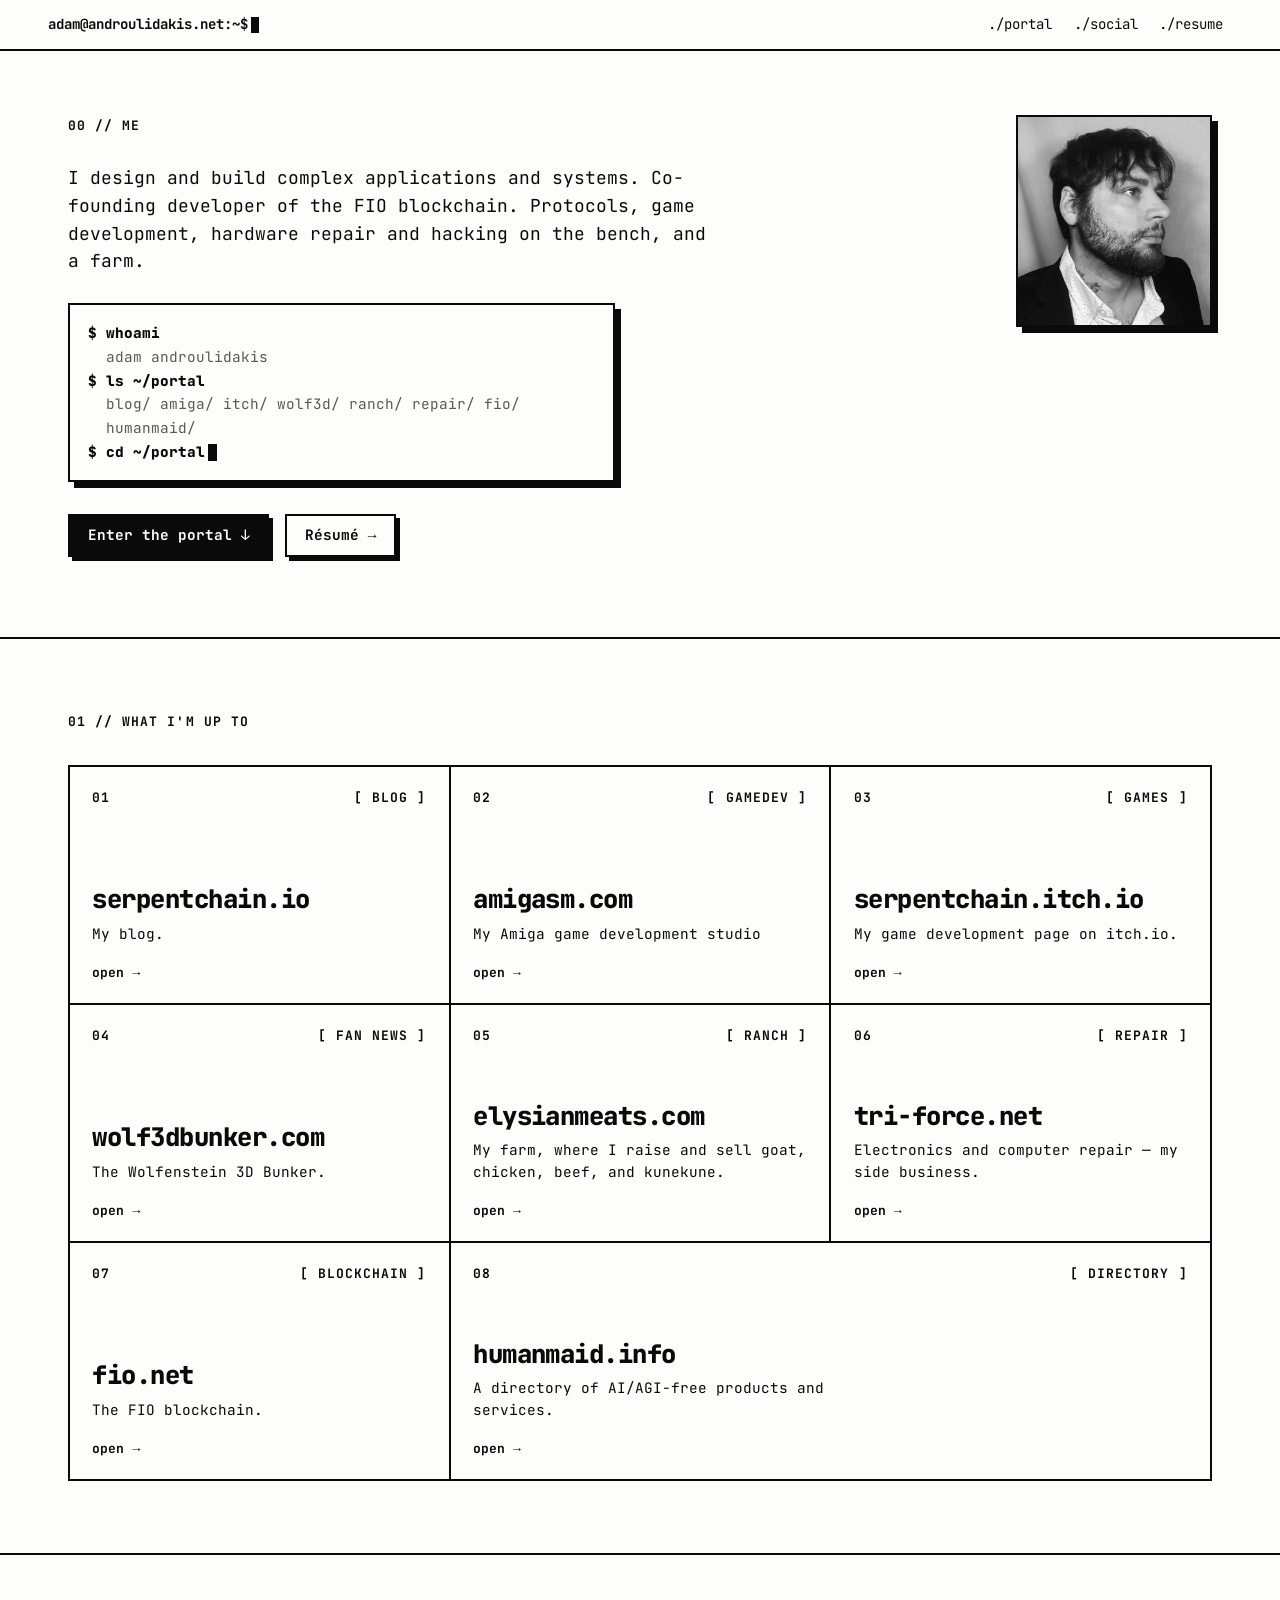
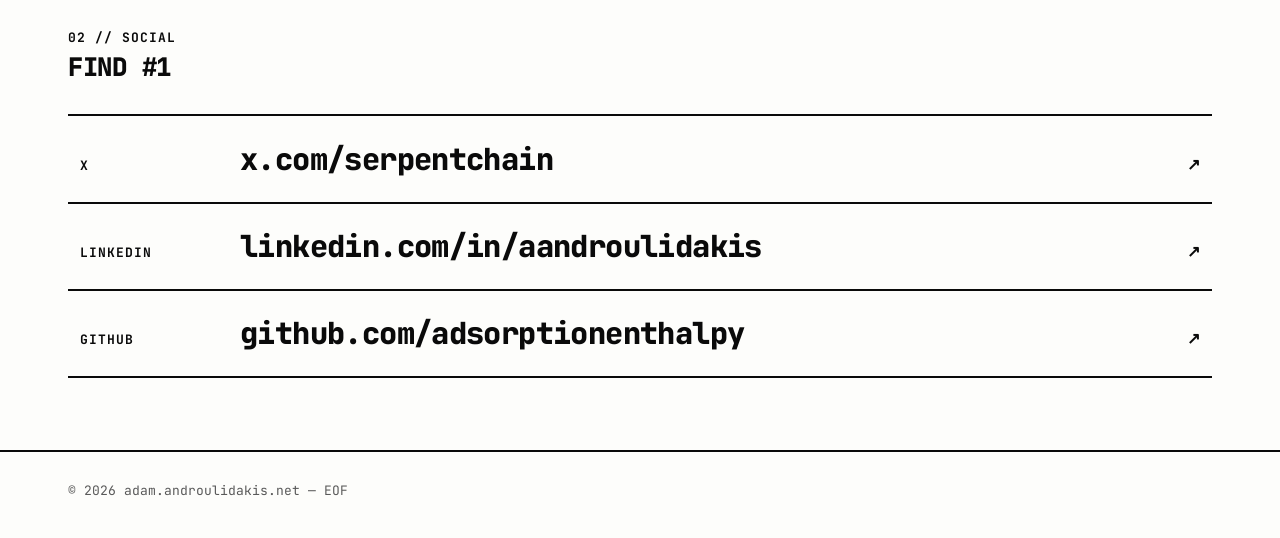
<file: index.html>
<!doctype html>
<html lang="en">

<head>
  <meta charset="utf-8">
  <meta name="viewport" content="width=device-width, initial-scale=1">
  <title>Adam Androulidakis</title>
  <meta name="description"
    content="Adam Androulidakis — programmer in Colorado. Blockchain protocols, game development, research, electronics repair, farming.">
  <link rel="canonical" href="https://adam.androulidakis.net/">
  <meta property="og:title" content="Adam Androulidakis">
  <meta property="og:description"
    content="Programmer. Blockchain protocols, game development, electronics repair, farming.">
  <meta property="og:type" content="website">
  <meta property="og:url" content="https://adam.androulidakis.net/">
  <link rel="icon" href="assets/favicon.svg" type="image/svg+xml">
  <link rel="preload" href="assets/fonts/jetbrains-mono-latin-wght.woff2" as="font" type="font/woff2" crossorigin>
  <link rel="stylesheet" href="assets/css/style.css">
</head>

<body>
  <a class="skip" href="#main">Skip to content</a>

  <header class="bar">
    <a class="bar__id" href="./" aria-label="Adam Androulidakis — home">adam@androulidakis.net:~$<span class="cursor"
        aria-hidden="true"></span></a>
    <nav aria-label="Primary">
      <a href="#portal">./portal</a>
      <a href="#social">./social</a>
      <a href="resume.html">./resume</a>
    </nav>
  </header>

  <main id="main">
    <section class="hero">
      <div class="wrap hero__grid">
        <div class="hero__head">
          <p data-scramble class="kicker">00 // Me</p>
        </div>

        <figure class="photo portrait">
          <div class="photo__frame">
            <img src="pics/adam4-bw.jpg" width="192" height="208" alt="Portrait of Adam Androulidakis in profile">
          </div>
        </figure>

        <div class="hero__copy">
          <p class="lede">I design and build complex applications and systems. Co-founding developer of the FIO
            blockchain. Protocols, game development, hardware repair and hacking on the bench, and a farm.</p>

          <div class="term">
            <p class="cmd">whoami</p>
            <p class="out">adam androulidakis</p>
            <p class="cmd">ls ~/portal</p>
            <p class="out">blog/ amiga/ itch/ wolf3d/ ranch/ repair/ fio/ humanmaid/</p>
            <p class="cmd">cd ~/portal<span class="cursor" aria-hidden="true"></span></p>
          </div>

          <div class="actions">
            <a class="btn btn--solid" href="#portal">Enter the portal ↓</a>
            <a class="btn" href="resume.html">Résumé →</a>
          </div>
        </div>
      </div>
    </section>

    <section class="section" id="portal">
      <div class="wrap">
        <header class="section__head">
          <p data-scramble class="kicker">01 // What I'm up to</p>
        </header>

        <ul class="portal">
          <li>
            <a class="gate" href="https://serpentchain.io" target="_blank" rel="noopener">
              <span class="gate__top"><span>01</span><span>[ blog ]</span></span>
              <span class="gate__host">serpentchain.io</span>
              <span class="gate__desc">My blog.</span>
              <span class="gate__go">open</span>
            </a>
          </li>
          <li>
            <a class="gate" href="https://amigasm.com" target="_blank" rel="noopener">
              <span class="gate__top"><span>02</span><span>[ gamedev ]</span></span>
              <span class="gate__host">amigasm.com</span>
              <span class="gate__desc">My Amiga game development studio</span>
              <span class="gate__go">open</span>
            </a>
          </li>
          <li>
            <a class="gate" href="https://serpentchain.itch.io" target="_blank" rel="noopener">
              <span class="gate__top"><span>03</span><span>[ games ]</span></span>
              <span class="gate__host">serpentchain.itch.io</span>
              <span class="gate__desc">My game development page on itch.io.</span>
              <span class="gate__go">open</span>
            </a>
          </li>
          <li>
            <a class="gate" href="https://wolf3dbunker.com" target="_blank" rel="noopener">
              <span class="gate__top"><span>04</span><span>[ fan news ]</span></span>
              <span class="gate__host">wolf3dbunker.com</span>
              <span class="gate__desc">The Wolfenstein 3D Bunker.</span>
              <span class="gate__go">open</span>
            </a>
          </li>
          <li>
            <a class="gate" href="https://elysianmeats.com" target="_blank" rel="noopener">
              <span class="gate__top"><span>05</span><span>[ ranch ]</span></span>
              <span class="gate__host">elysianmeats.com</span>
              <span class="gate__desc">My farm, where I raise and sell goat, chicken, beef, and kunekune.</span>
              <span class="gate__go">open</span>
            </a>
          </li>
          <li>
            <a class="gate" href="https://tri-force.net" target="_blank" rel="noopener">
              <span class="gate__top"><span>06</span><span>[ repair ]</span></span>
              <span class="gate__host">tri-force.net</span>
              <span class="gate__desc">Electronics and computer repair — my side business.</span>
              <span class="gate__go">open</span>
            </a>
          </li>
          <li>
            <a class="gate" href="https://fio.net" target="_blank" rel="noopener">
              <span class="gate__top"><span>07</span><span>[ blockchain ]</span></span>
              <span class="gate__host">fio.net</span>
              <span class="gate__desc">The FIO blockchain.</span>
              <span class="gate__go">open</span>
            </a>
          </li>
          <li>
            <a class="gate" href="https://humanmaid.info" target="_blank" rel="noopener">
              <span class="gate__top"><span>08</span><span>[ directory ]</span></span>
              <span class="gate__host">humanmaid.info</span>
              <span class="gate__desc">A directory of AI/AGI-free products and services.</span>
              <span class="gate__go">open</span>
            </a>
          </li>
        </ul>
      </div>
    </section>

    <section class="section" id="social">
      <div class="wrap">
        <header class="section__head">
          <p class="kicker">02 // social</p>
          <h2 data-scramble>Find me</h2>
        </header>

        <ul class="social">
          <li>
            <a href="https://x.com/serpentchain" target="_blank" rel="noopener me">
              <span class="social__net">X</span>
              <span class="social__url">x.com/serpentchain</span>
              <span class="social__go" aria-hidden="true">↗</span>
            </a>
          </li>
          <li>
            <a href="https://linkedin.com/in/aandroulidakis" target="_blank" rel="noopener me">
              <span class="social__net">LinkedIn</span>
              <span class="social__url">linkedin.com/in/aandroulidakis</span>
              <span class="social__go" aria-hidden="true">↗</span>
            </a>
          </li>
          <li>
            <a href="https://github.com/adsorptionenthalpy" target="_blank" rel="noopener me">
              <span class="social__net">GitHub</span>
              <span class="social__url">github.com/adsorptionenthalpy</span>
              <span class="social__go" aria-hidden="true">↗</span>
            </a>
          </li>
        </ul>
      </div>
    </section>
  </main>

  <footer class="foot">
    <div class="wrap">
      <p class="mute">© 2026 adam.androulidakis.net — EOF</p>
    </div>
  </footer>

  <script src="assets/js/main.js" defer></script>
</body>

</html>
</file>
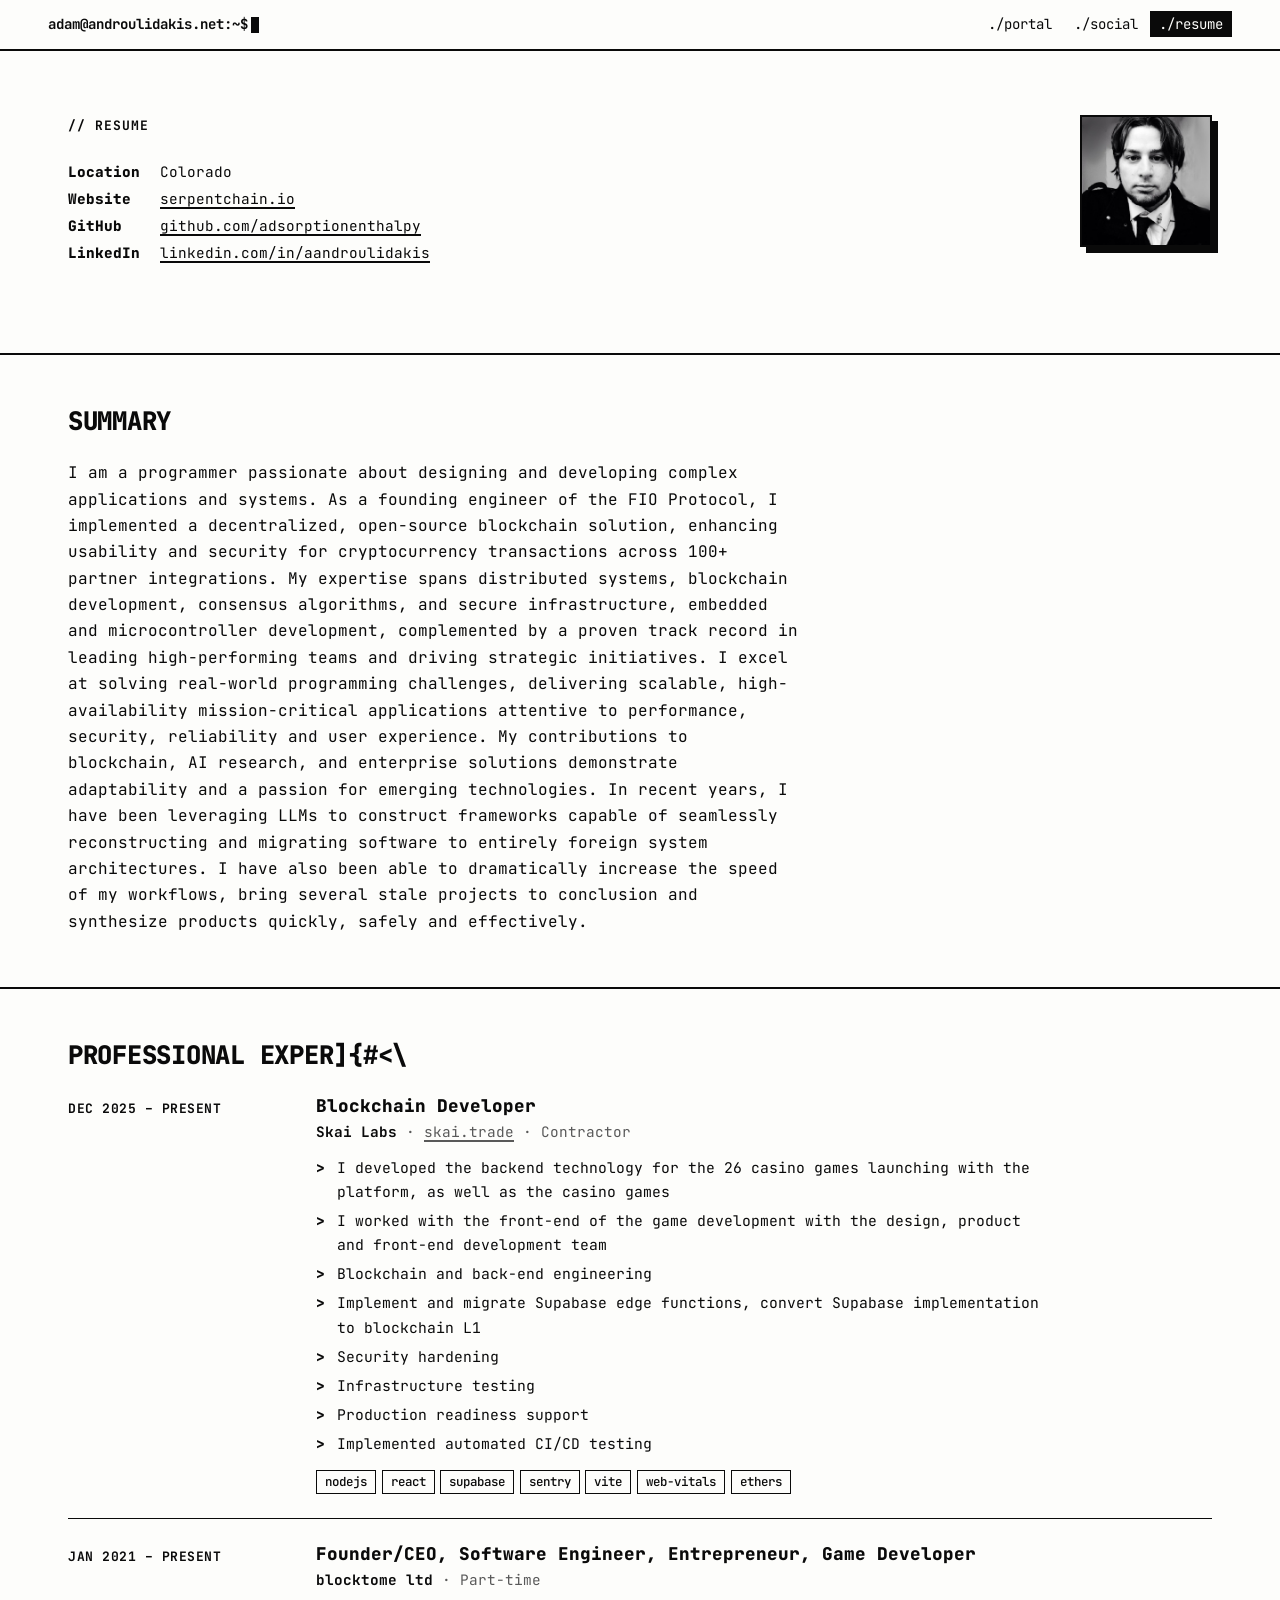
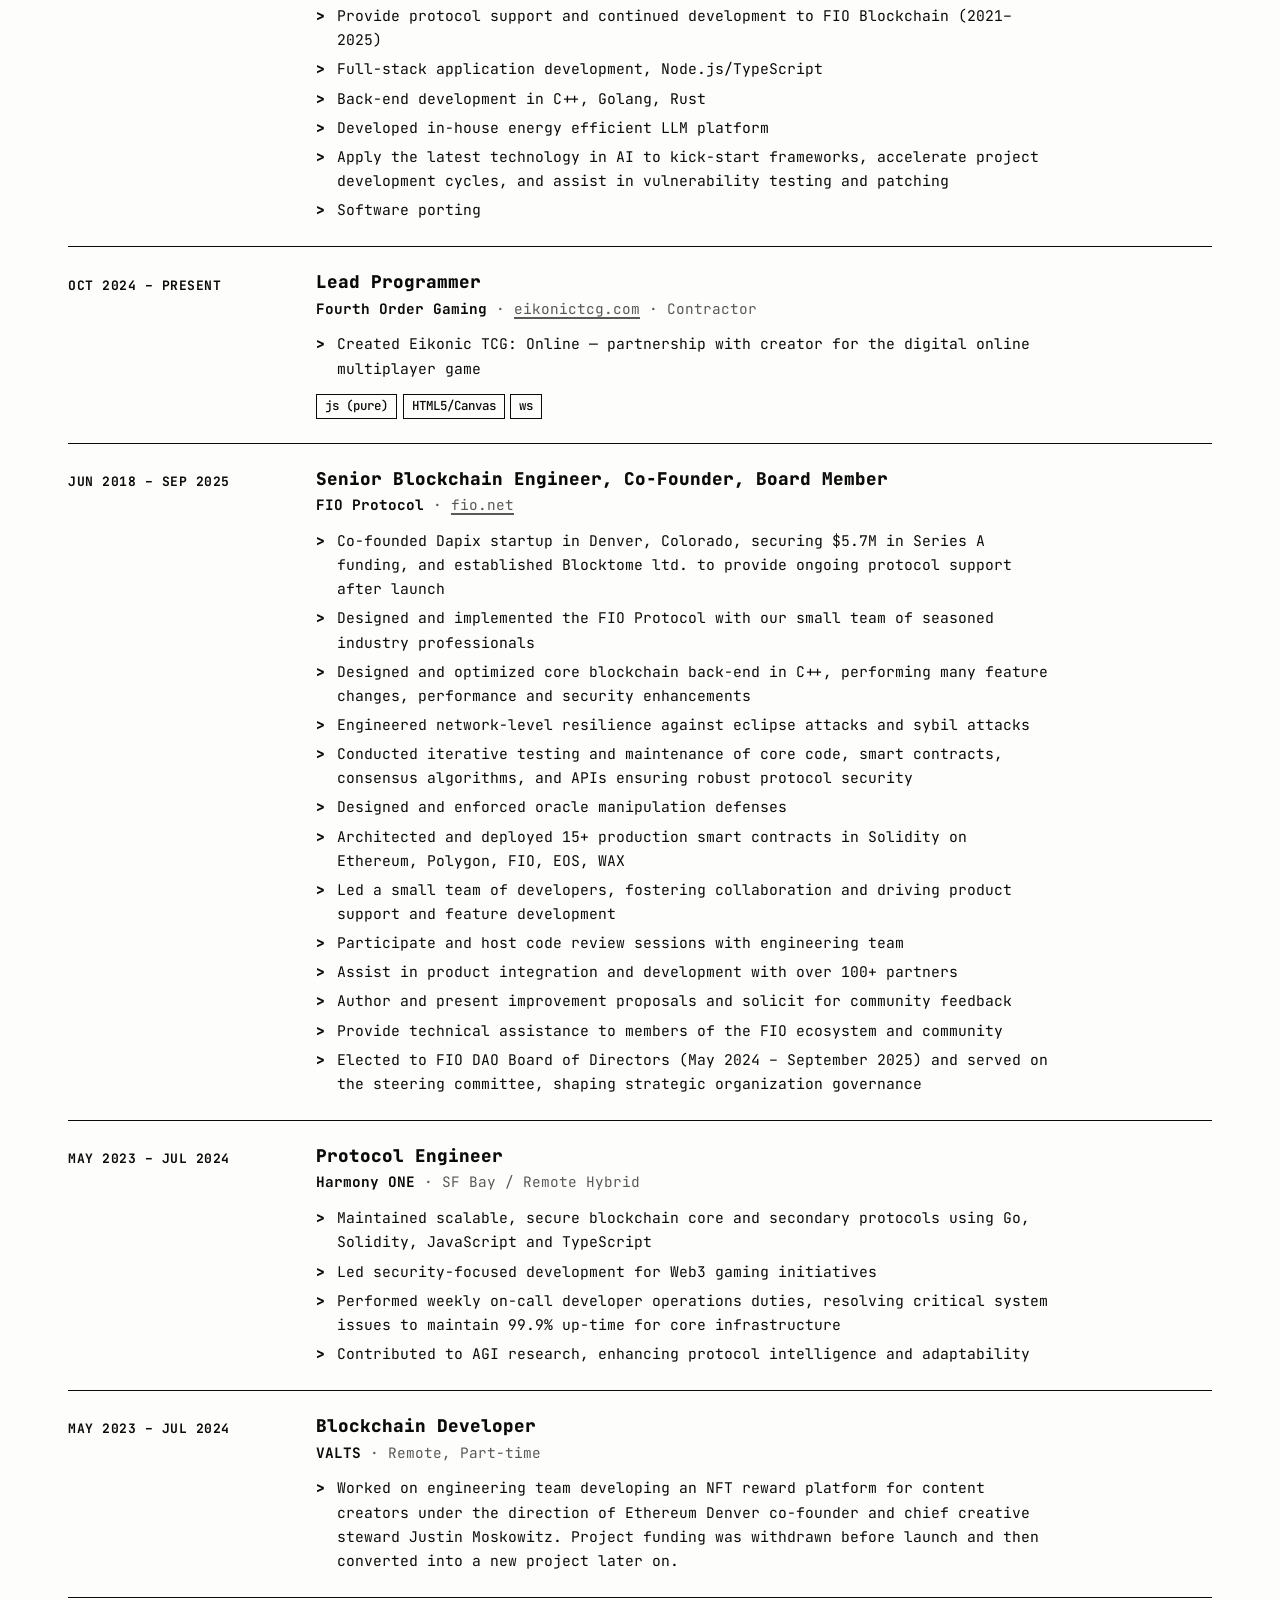
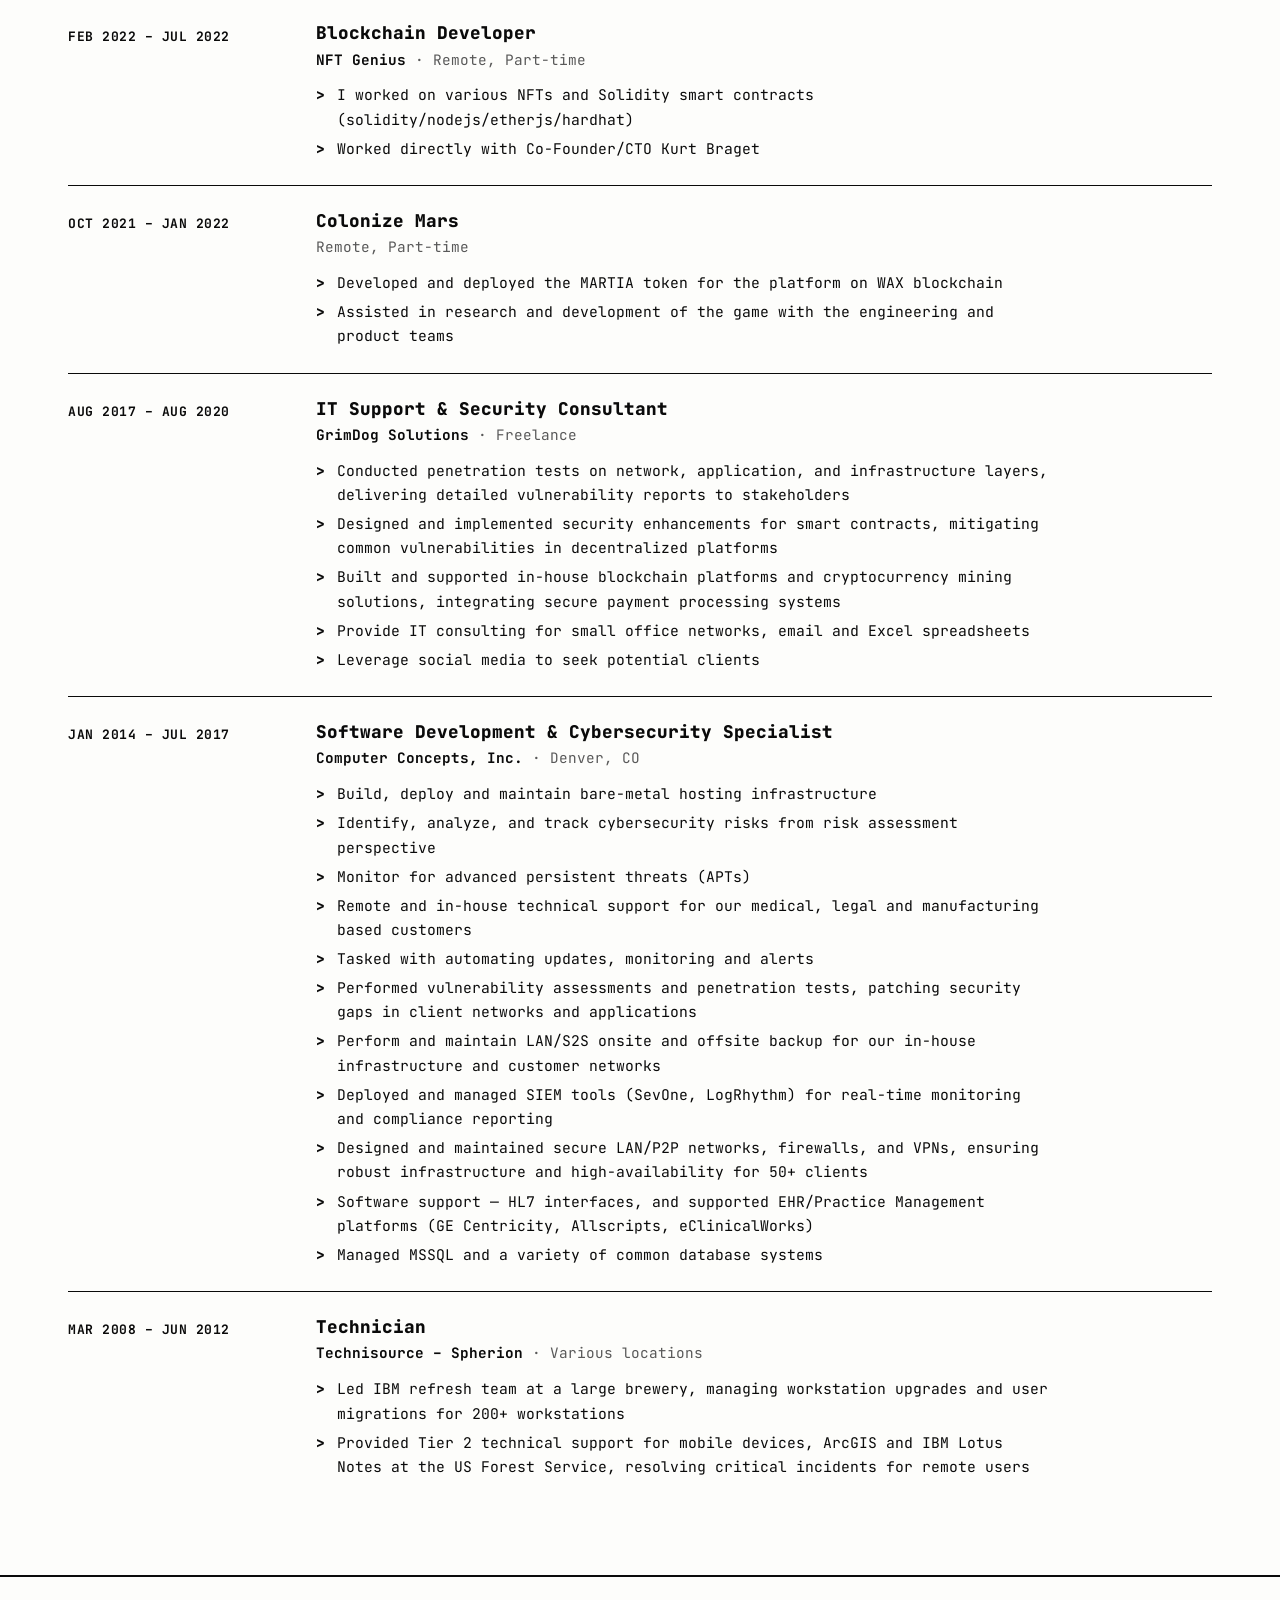
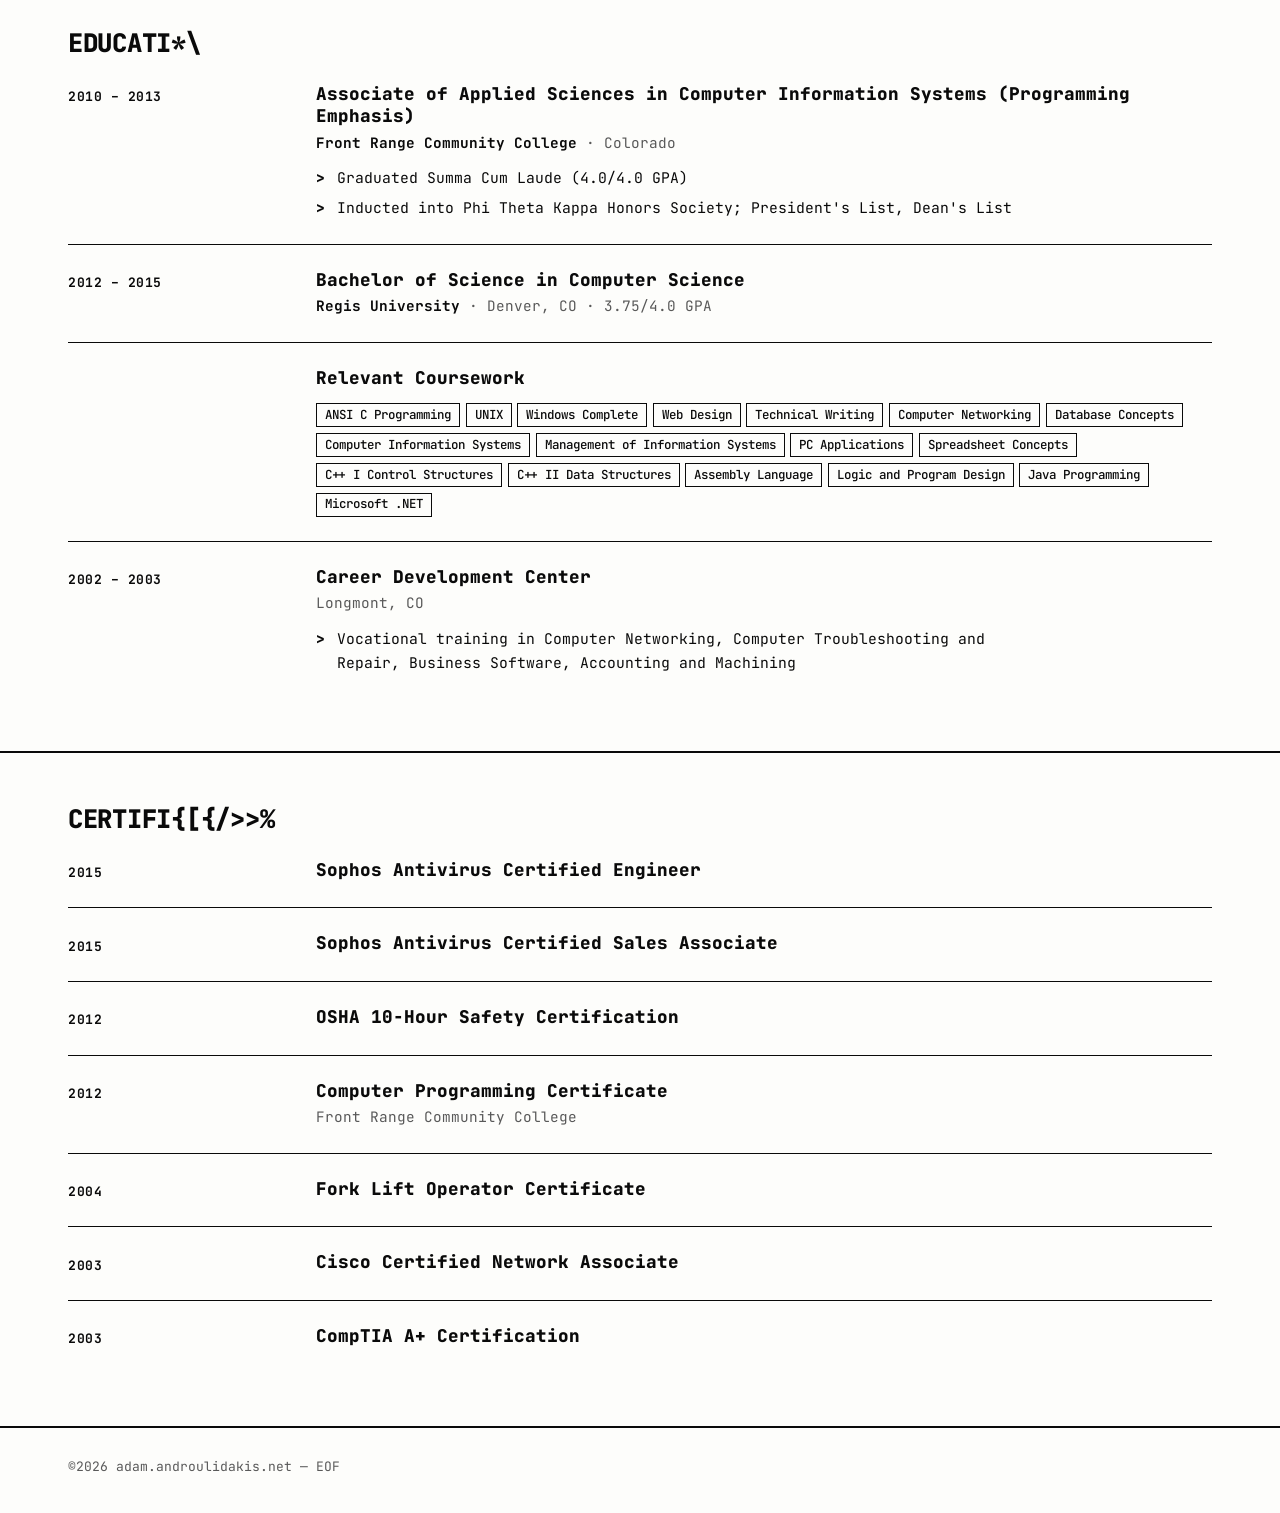
<file: resume.html>
<!doctype html>
<html lang="en">

<head>
  <meta charset="utf-8">
  <meta name="viewport" content="width=device-width, initial-scale=1">
  <title>Résumé — Adam Androulidakis</title>
  <meta name="description"
    content="Résumé of Adam Androulidakis — programmer, blockchain protocol engineer, and co-founding developer of the FIO Protocol. Boulder, Colorado.">
  <link rel="canonical" href="https://adam.androulidakis.net/resume.html">
  <meta property="og:title" content="Résumé — Adam Androulidakis">
  <meta property="og:type" content="profile">
  <meta property="og:url" content="https://adam.androulidakis.net/resume.html">
  <link rel="icon" href="assets/favicon.svg" type="image/svg+xml">
  <link rel="preload" href="assets/fonts/jetbrains-mono-latin-wght.woff2" as="font" type="font/woff2" crossorigin>
  <link rel="stylesheet" href="assets/css/style.css">
</head>

<body>
  <a class="skip" href="#main">Skip to content</a>


  <header class="bar">
    <a class="bar__id" href="./" aria-label="Adam Androulidakis — home">adam@androulidakis.net:~$<span class="cursor"
        aria-hidden="true"></span></a>
    <nav aria-label="Primary">
      <a href="index.html#portal">./portal</a>
      <a href="index.html#social">./social</a>
      <a href="resume.html" aria-current="page">./resume</a>
    </nav>
  </header>

  <main id="main">
    <section class="cv-head">
      <div class="wrap">
        <div class="cv-head__grid">
          <div>
            <p data-scramble class="kicker">// resume</p>
            <dl class="cv-contact">
              <dt>Location</dt>
              <dd>Colorado</dd>
              <dt>Website</dt>
              <dd><a href="https://serpentchain.io">serpentchain.io</a></dd>
              <dt>GitHub</dt>
              <dd><a href="https://github.com/adsorptionenthalpy">github.com/adsorptionenthalpy</a></dd>
              <dt>LinkedIn</dt>
              <dd><a href="https://linkedin.com/in/aandroulidakis">linkedin.com/in/aandroulidakis</a></dd>
            </dl>

            <div class="actions">

            </div>
          </div>

          <figure class="photo">
            <div class="photo__frame">
              <img src="pics/adam3.png" width="128" height="128" alt="Adam Androulidakis in a dark coat and tie">
            </div>
          </figure>
        </div>
      </div>
    </section>

    <section class="cv-section">
      <div class="wrap">
        <h2 data-scramble>Summary</h2>
        <p class="cv-summary">I am a programmer passionate about designing and developing complex applications and
          systems. As a founding engineer of the FIO Protocol, I implemented a decentralized, open-source blockchain
          solution, enhancing usability and security for cryptocurrency transactions across 100+ partner integrations.
          My expertise spans distributed systems, blockchain development, consensus algorithms, and secure
          infrastructure, embedded and microcontroller development, complemented by a proven track record in leading
          high-performing teams and driving strategic initiatives. I excel at solving real-world programming challenges,
          delivering scalable, high-availability mission-critical applications attentive to performance, security,
          reliability and user experience. My contributions to blockchain, AI research, and enterprise solutions
          demonstrate adaptability and a passion for emerging technologies. In recent years, I have been leveraging LLMs
          to construct frameworks capable of seamlessly reconstructing and migrating software to entirely foreign system
          architectures. I have also been able to dramatically increase the speed of my workflows, bring several stale
          projects to conclusion and synthesize products quickly, safely and effectively.</p>
      </div>
    </section>

    <section class="cv-section">
      <div class="wrap">
        <h2 data-scramble>Professional Experience</h2>

        <article class="cv-entry">
          <p class="cv-when">Dec 2025 – Present</p>
          <div>
            <h3>Blockchain Developer</h3>
            <p class="cv-org"><b>Skai Labs</b> · <a href="https://skai.trade">skai.trade</a> · Contractor</p>
            <ul class="cv-list">
              <li>I developed the backend technology for the 26 casino games launching with the platform, as well as the
                casino games</li>
              <li>I worked with the front-end of the game development with the design, product and front-end development
                team</li>
              <li>Blockchain and back-end engineering</li>
              <li>Implement and migrate Supabase edge functions, convert Supabase implementation to blockchain L1</li>
              <li>Security hardening</li>
              <li>Infrastructure testing</li>
              <li>Production readiness support</li>
              <li>Implemented automated CI/CD testing</li>
            </ul>
            <ul class="tags" aria-label="Technologies">
              <li>nodejs</li>
              <li>react</li>
              <li>supabase</li>
              <li>sentry</li>
              <li>vite</li>
              <li>web-vitals</li>
              <li>ethers</li>
            </ul>
          </div>
        </article>

        <article class="cv-entry">
          <p class="cv-when">Jan 2021 – Present</p>
          <div>
            <h3>Founder/CEO, Software Engineer, Entrepreneur, Game Developer</h3>
            <p class="cv-org"><b>blocktome ltd</b> · Part-time</p>
            <ul class="cv-list">
              <li>Provide protocol support and continued development to FIO Blockchain (2021–2025)</li>
              <li>Full-stack application development, Node.js/TypeScript</li>
              <li>Back-end development in C++, Golang, Rust</li>
              <li>Developed in-house energy efficient LLM platform</li>
              <li>Apply the latest technology in AI to kick-start frameworks, accelerate project development cycles, and
                assist in vulnerability testing and patching</li>
              <li>Software porting</li>
            </ul>
          </div>
        </article>

        <article class="cv-entry">
          <p class="cv-when">Oct 2024 – Present</p>
          <div>
            <h3>Lead Programmer</h3>
            <p class="cv-org"><b>Fourth Order Gaming</b> · <a href="https://eikonictcg.com">eikonictcg.com</a> ·
              Contractor</p>
            <ul class="cv-list">
              <li>Created Eikonic TCG: Online — partnership with creator for the digital online multiplayer game</li>
            </ul>
            <ul class="tags" aria-label="Technologies">
              <li>js (pure)</li>
              <li>HTML5/Canvas</li>
              <li>ws</li>
            </ul>
          </div>
        </article>

        <article class="cv-entry">
          <p class="cv-when">Jun 2018 – Sep 2025</p>
          <div>
            <h3>Senior Blockchain Engineer, Co-Founder, Board Member</h3>
            <p class="cv-org"><b>FIO Protocol</b> · <a href="https://fio.net">fio.net</a></p>
            <ul class="cv-list">
              <li>Co-founded Dapix startup in Denver, Colorado, securing $5.7M in Series A funding, and established
                Blocktome ltd. to provide ongoing protocol support after launch</li>
              <li>Designed and implemented the FIO Protocol with our small team of seasoned industry professionals</li>
              <li>Designed and optimized core blockchain back-end in C++, performing many feature changes, performance
                and security enhancements</li>
              <li>Engineered network-level resilience against eclipse attacks and sybil attacks</li>
              <li>Conducted iterative testing and maintenance of core code, smart contracts, consensus algorithms, and
                APIs ensuring robust protocol security</li>
              <li>Designed and enforced oracle manipulation defenses</li>
              <li>Architected and deployed 15+ production smart contracts in Solidity on Ethereum, Polygon, FIO, EOS,
                WAX</li>
              <li>Led a small team of developers, fostering collaboration and driving product support and feature
                development</li>
              <li>Participate and host code review sessions with engineering team</li>
              <li>Assist in product integration and development with over 100+ partners</li>
              <li>Author and present improvement proposals and solicit for community feedback</li>
              <li>Provide technical assistance to members of the FIO ecosystem and community</li>
              <li>Elected to FIO DAO Board of Directors (May 2024 – September 2025) and served on the steering
                committee, shaping strategic organization governance</li>
            </ul>
          </div>
        </article>

        <article class="cv-entry">
          <p class="cv-when">May 2023 – Jul 2024</p>
          <div>
            <h3>Protocol Engineer</h3>
            <p class="cv-org"><b>Harmony ONE</b> · SF Bay / Remote Hybrid</p>
            <ul class="cv-list">
              <li>Maintained scalable, secure blockchain core and secondary protocols using Go, Solidity, JavaScript and
                TypeScript</li>
              <li>Led security-focused development for Web3 gaming initiatives</li>
              <li>Performed weekly on-call developer operations duties, resolving critical system issues to maintain
                99.9% up-time for core infrastructure</li>
              <li>Contributed to AGI research, enhancing protocol intelligence and adaptability</li>
            </ul>
          </div>
        </article>

        <article class="cv-entry">
          <p class="cv-when">May 2023 – Jul 2024</p>
          <div>
            <h3>Blockchain Developer</h3>
            <p class="cv-org"><b>VALTS</b> · Remote, Part-time</p>
            <ul class="cv-list">
              <li>Worked on engineering team developing an NFT reward platform for content creators under the direction
                of Ethereum Denver co-founder and chief creative steward Justin Moskowitz. Project funding was withdrawn
                before launch and then converted into a new project later on.</li>
            </ul>
          </div>
        </article>

        <article class="cv-entry">
          <p class="cv-when">Feb 2022 – Jul 2022</p>
          <div>
            <h3>Blockchain Developer</h3>
            <p class="cv-org"><b>NFT Genius</b> · Remote, Part-time</p>
            <ul class="cv-list">
              <li>I worked on various NFTs and Solidity smart contracts (solidity/nodejs/etherjs/hardhat)</li>
              <li>Worked directly with Co-Founder/CTO Kurt Braget</li>
            </ul>
          </div>
        </article>

        <article class="cv-entry">
          <p class="cv-when">Oct 2021 – Jan 2022</p>
          <div>
            <h3>Colonize Mars</h3>
            <p class="cv-org">Remote, Part-time</p>
            <ul class="cv-list">
              <li>Developed and deployed the MARTIA token for the platform on WAX blockchain</li>
              <li>Assisted in research and development of the game with the engineering and product teams</li>
            </ul>
          </div>
        </article>

        <article class="cv-entry">
          <p class="cv-when">Aug 2017 – Aug 2020</p>
          <div>
            <h3>IT Support &amp; Security Consultant</h3>
            <p class="cv-org"><b>GrimDog Solutions</b> · Freelance</p>
            <ul class="cv-list">
              <li>Conducted penetration tests on network, application, and infrastructure layers, delivering detailed
                vulnerability reports to stakeholders</li>
              <li>Designed and implemented security enhancements for smart contracts, mitigating common vulnerabilities
                in decentralized platforms</li>
              <li>Built and supported in-house blockchain platforms and cryptocurrency mining solutions, integrating
                secure payment processing systems</li>
              <li>Provide IT consulting for small office networks, email and Excel spreadsheets</li>
              <li>Leverage social media to seek potential clients</li>
            </ul>
          </div>
        </article>

        <article class="cv-entry">
          <p class="cv-when">Jan 2014 – Jul 2017</p>
          <div>
            <h3>Software Development &amp; Cybersecurity Specialist</h3>
            <p class="cv-org"><b>Computer Concepts, Inc.</b> · Denver, CO</p>
            <ul class="cv-list">
              <li>Build, deploy and maintain bare-metal hosting infrastructure</li>
              <li>Identify, analyze, and track cybersecurity risks from risk assessment perspective</li>
              <li>Monitor for advanced persistent threats (APTs)</li>
              <li>Remote and in-house technical support for our medical, legal and manufacturing based customers</li>
              <li>Tasked with automating updates, monitoring and alerts</li>
              <li>Performed vulnerability assessments and penetration tests, patching security gaps in client networks
                and applications</li>
              <li>Perform and maintain LAN/S2S onsite and offsite backup for our in-house infrastructure and customer
                networks</li>
              <li>Deployed and managed SIEM tools (SevOne, LogRhythm) for real-time monitoring and compliance reporting
              </li>
              <li>Designed and maintained secure LAN/P2P networks, firewalls, and VPNs, ensuring robust infrastructure
                and high-availability for 50+ clients</li>
              <li>Software support — HL7 interfaces, and supported EHR/Practice Management platforms (GE Centricity,
                Allscripts, eClinicalWorks)</li>
              <li>Managed MSSQL and a variety of common database systems</li>
            </ul>
          </div>
        </article>

        <article class="cv-entry">
          <p class="cv-when">Mar 2008 – Jun 2012</p>
          <div>
            <h3>Technician</h3>
            <p class="cv-org"><b>Technisource – Spherion</b> · Various locations</p>
            <ul class="cv-list">
              <li>Led IBM refresh team at a large brewery, managing workstation upgrades and user migrations for 200+
                workstations</li>
              <li>Provided Tier 2 technical support for mobile devices, ArcGIS and IBM Lotus Notes at the US Forest
                Service, resolving critical incidents for remote users</li>
            </ul>
          </div>
        </article>

        <p class="cv-note"></p>
      </div>
    </section>

    <section class="cv-section">
      <div class="wrap">
        <h2 data-scramble>Education</h2>

        <article class="cv-entry">
          <p class="cv-when">2010 – 2013</p>
          <div>
            <h3>Associate of Applied Sciences in Computer Information Systems (Programming Emphasis)</h3>
            <p class="cv-org"><b>Front Range Community College</b> · Colorado</p>
            <ul class="cv-list">
              <li>Graduated Summa Cum Laude (4.0/4.0 GPA)</li>
              <li>Inducted into Phi Theta Kappa Honors Society; President's List, Dean's List</li>
            </ul>
          </div>
        </article>

        <article class="cv-entry">
          <p class="cv-when">2012 – 2015</p>
          <div>
            <h3>Bachelor of Science in Computer Science</h3>
            <p class="cv-org"><b>Regis University</b> · Denver, CO · 3.75/4.0 GPA</p>
          </div>
        </article>

        <article class="cv-entry">
          <p class="cv-when"></p>
          <div>
            <h3>Relevant Coursework</h3>
            <p class="cv-org"></p>
            <ul class="tags" aria-label="Relevant coursework across both colleges">
              <li>ANSI C Programming</li>
              <li>UNIX</li>
              <li>Windows Complete</li>
              <li>Web Design</li>
              <li>Technical Writing</li>
              <li>Computer Networking</li>
              <li>Database Concepts</li>
              <li>Computer Information Systems</li>
              <li>Management of Information Systems</li>
              <li>PC Applications</li>
              <li>Spreadsheet Concepts</li>
              <li>C++ I Control Structures</li>
              <li>C++ II Data Structures</li>
              <li>Assembly Language</li>
              <li>Logic and Program Design</li>
              <li>Java Programming</li>
              <li>Microsoft .NET</li>
            </ul>
          </div>
        </article>

        <article class="cv-entry">
          <p class="cv-when">2002 – 2003</p>
          <div>
            <h3>Career Development Center</h3>
            <p class="cv-org">Longmont, CO</p>
            <ul class="cv-list">
              <li>Vocational training in Computer Networking, Computer Troubleshooting and Repair, Business Software,
                Accounting and Machining</li>
            </ul>
          </div>
        </article>
      </div>
    </section>

    <section class="cv-section">
      <div class="wrap">
        <h2 data-scramble>Certifications</h2>

        <article class="cv-entry">
          <p class="cv-when">2015</p>
          <div>
            <h3>Sophos Antivirus Certified Engineer</h3>
          </div>
        </article>
        <article class="cv-entry">
          <p class="cv-when">2015</p>
          <div>
            <h3>Sophos Antivirus Certified Sales Associate</h3>
          </div>
        </article>
        <article class="cv-entry">
          <p class="cv-when">2012</p>
          <div>
            <h3>OSHA 10-Hour Safety Certification</h3>
          </div>
        </article>
        <article class="cv-entry">
          <p class="cv-when">2012</p>
          <div>
            <h3>Computer Programming Certificate</h3>
            <p class="cv-org">Front Range Community College</p>
          </div>
        </article>
        <article class="cv-entry">
          <p class="cv-when">2004</p>
          <div>
            <h3>Fork Lift Operator Certificate</h3>
          </div>
        </article>
        <article class="cv-entry">
          <p class="cv-when">2003</p>
          <div>
            <h3>Cisco Certified Network Associate</h3>
          </div>
        </article>
        <article class="cv-entry">
          <p class="cv-when">2003</p>
          <div>
            <h3>CompTIA A+ Certification</h3>
          </div>
        </article>
      </div>
    </section>
  </main>

  <footer class="foot">
    <div class="wrap">

      <p class="mute">©2026 adam.androulidakis.net — EOF</p>
    </div>
  </footer>

  <script src="assets/js/main.js" defer></script>
</body>

</html>
</file>
<file: assets/css/style.css>
/* adam.androulidakis.net — black on white, monospace, terminal-flavoured */

@font-face {
  font-family: "JetBrains Mono";
  src: url("../fonts/jetbrains-mono-latin-wght.woff2") format("woff2");
  font-weight: 100 800;
  font-style: normal;
  font-display: swap;
}

:root {
  --paper: #fdfdfb;
  --ink: #0a0a0a;
  --mute: #595959;
  --mono: "JetBrains Mono", ui-monospace, "Cascadia Mono", Consolas, Menlo, monospace;
  --wrap: 1240px;
  --pad: clamp(1.1rem, 4vw, 3rem);
  --rule: 2px;
}

*, *::before, *::after { box-sizing: border-box; }

html { scroll-behavior: smooth; -webkit-text-size-adjust: 100%; scroll-padding-top: 4.5rem; }

body {
  margin: 0;
  color: var(--ink);
  background: var(--paper);
  font: 400 1rem/1.65 var(--mono);
  overflow-x: hidden;
}

::selection { background: var(--ink); color: var(--paper); }

a { color: inherit; text-decoration-thickness: 2px; text-underline-offset: 3px; }
a:hover { background: var(--ink); color: var(--paper); text-decoration: none; }
a:focus-visible, button:focus-visible { outline: 3px solid var(--ink); outline-offset: 3px; }

h1, h2, h3, p, ul, ol, figure { margin: 0; }
ul, ol { padding: 0; list-style: none; }

.skip { position: absolute; left: -999px; top: 0; padding: .5rem 1rem; background: var(--ink); color: var(--paper); z-index: 20; }
.skip:focus { left: 0; }

.wrap { max-width: var(--wrap); margin-inline: auto; padding-inline: var(--pad); }

.mute { color: var(--mute); }

.kicker { font-size: .8125rem; font-weight: 700; letter-spacing: .08em; text-transform: uppercase; }

.name {
  margin-top: .35rem;
  font-size: clamp(1.4rem, 2.4vw, 1.9rem);
  font-weight: 800;
  line-height: 1.15;
  letter-spacing: -.01em;
  text-transform: uppercase;
}

/* Portraits: the original photos, unedited, in a framed box at a fixed display size. */
.photo__frame {
  display: inline-block;
  border: var(--rule) solid var(--ink);
  box-shadow: 6px 6px 0 var(--ink);
  background: #fff;
  line-height: 0;
}
.photo img { display: block; object-fit: cover; }
.photo figcaption { margin-top: .9rem; font-size: .75rem; color: var(--mute); }

/* ── top bar ─────────────────────────────────────────── */

.bar {
  position: sticky;
  top: 0;
  z-index: 10;
  display: flex;
  flex-wrap: wrap;
  align-items: center;
  justify-content: space-between;
  gap: .25rem 1.5rem;
  padding: .7rem var(--pad);
  background: var(--paper);
  border-bottom: var(--rule) solid var(--ink);
  font-size: .875rem;
}
.bar a { text-decoration: none; }
.bar__id { font-weight: 700; white-space: nowrap; }
.bar__id:hover { background: none; color: inherit; }
.bar nav { display: flex; gap: .25rem; }
.bar nav a { padding: .1rem .55rem; }
.bar nav a[aria-current="page"] { background: var(--ink); color: var(--paper); }

.cursor {
  display: inline-block;
  width: .6em;
  height: 1.15em;
  margin-left: .2em;
  background: currentColor;
  vertical-align: text-bottom;
  animation: blink 1.1s steps(1) infinite;
}
@keyframes blink { 50% { opacity: 0; } }

/* ── hero ────────────────────────────────────────────── */

.hero { padding-block: clamp(2rem, 5vw, 4rem) clamp(3rem, 7vw, 5rem); }

.hero__grid {
  display: grid;
  grid-template-columns: minmax(0, 1fr) auto;
  grid-template-rows: auto 1fr;
  grid-template-areas: "head pic" "copy pic";
  gap: 1.75rem clamp(2rem, 6vw, 5rem);
  align-items: start;
}
.hero__head { grid-area: head; }
.hero__copy { grid-area: copy; }
.portrait   { grid-area: pic; }
.portrait img { width: 192px; height: 208px; }

.lede { max-width: 36em; font-size: clamp(1rem, 1.4vw, 1.15rem); line-height: 1.55; }

.term {
  max-width: 38em;
  margin-top: 1.75rem;
  padding: 1rem 1.15rem;
  border: var(--rule) solid var(--ink);
  font-size: .9rem;
  box-shadow: 6px 6px 0 var(--ink);
  background: var(--paper);
}
.term p { overflow-wrap: anywhere; }
.term .cmd { font-weight: 800; }
.term .cmd::before { content: "$ "; }
.term .out { color: var(--mute); padding-left: 1.2em; }

.actions { display: flex; flex-wrap: wrap; gap: 1rem; margin-top: 2rem; }
.btn {
  display: inline-block;
  padding: .6rem 1.1rem;
  border: var(--rule) solid var(--ink);
  background: var(--paper);
  color: var(--ink);
  font: 700 .9rem/1.4 var(--mono);
  text-decoration: none;
  cursor: pointer;
  transition: transform .12s, box-shadow .12s;
  box-shadow: 4px 4px 0 var(--ink);
}
.btn:hover { background: var(--ink); color: var(--paper); transform: translate(2px, 2px); box-shadow: 2px 2px 0 var(--ink); }
.btn--solid { background: var(--ink); color: var(--paper); }
.btn--solid:hover { background: var(--paper); color: var(--ink); }

/* ── sections ────────────────────────────────────────── */

.section { padding-block: clamp(2.5rem, 6vw, 4.5rem); border-top: var(--rule) solid var(--ink); }
.section__head { margin-bottom: clamp(1.25rem, 3vw, 2rem); }
.section__head h2 {
  margin-top: .3rem;
  font-size: clamp(1.25rem, 2.2vw, 1.6rem);
  font-weight: 800;
  line-height: 1.15;
  letter-spacing: -.01em;
  text-transform: uppercase;
}

/* ── portal ──────────────────────────────────────────── */

.portal { display: grid; grid-template-columns: repeat(3, minmax(0, 1fr)); padding: 1px; }
.portal li { display: flex; }
/* a short last row stretches to close the grid, whatever the number of gates */
.portal li:last-child:nth-child(3n + 1) { grid-column: 1 / -1; }
.portal li:last-child:nth-child(3n + 2) { grid-column: span 2; }

.gate {
  position: relative;
  display: flex;
  flex: 1;
  flex-direction: column;
  min-height: 15rem;
  margin: -1px;
  padding: 1.25rem 1.4rem 1.2rem;
  border: var(--rule) solid var(--ink);
  text-decoration: none;
  overflow: hidden;
  isolation: isolate;
  transition: color .15s .05s;
}
.gate::before {               /* black wipes up from the bottom edge */
  content: "";
  position: absolute;
  inset: 0;
  z-index: -1;
  background: var(--ink);
  clip-path: inset(100% 0 0 0);
  transition: clip-path .28s cubic-bezier(.3, .7, .2, 1);
}
.gate:hover, .gate:focus-visible { background: none; color: var(--paper); }
.gate:hover::before, .gate:focus-visible::before { clip-path: inset(0); }

.gate__top { display: flex; justify-content: space-between; font-size: .8125rem; font-weight: 700; letter-spacing: .08em; text-transform: uppercase; }
.gate__host { margin-top: auto; padding-top: 2.5rem; font-size: clamp(1.25rem, 2vw, 1.6rem); font-weight: 800; letter-spacing: -.02em; line-height: 1.15; overflow-wrap: anywhere; }
.gate__desc { margin-top: .5rem; font-size: .9rem; line-height: 1.5; max-width: 30em; }
.gate__go { margin-top: 1.1rem; font-size: .8125rem; font-weight: 700; }
.gate__go::after { content: " →"; display: inline-block; transition: transform .2s; white-space: pre; }
.gate:hover .gate__go::after { transform: translateX(6px); }

/* ── social ──────────────────────────────────────────── */

.social { border-top: var(--rule) solid var(--ink); }
.social a {
  display: grid;
  grid-template-columns: 9rem minmax(0, 1fr) auto;
  align-items: baseline;
  gap: 1rem;
  padding: 1.1rem .75rem;
  border-bottom: var(--rule) solid var(--ink);
  text-decoration: none;
}
.social__net { font-size: .8125rem; font-weight: 700; letter-spacing: .08em; text-transform: uppercase; }
.social__url { font-size: clamp(1.05rem, 3vw, 1.9rem); font-weight: 800; letter-spacing: -.02em; overflow-wrap: anywhere; }
.social__go { font-weight: 800; transition: transform .2s; }
.social a:hover .social__go { transform: translate(4px, -4px); }

/* ── footer ──────────────────────────────────────────── */

.foot { border-top: var(--rule) solid var(--ink); padding-block: 1.75rem 2.25rem; font-size: .8125rem; }
.foot .wrap { display: flex; flex-wrap: wrap; justify-content: space-between; gap: .5rem 2rem; }

/* ── résumé ──────────────────────────────────────────── */

.cv-head { padding-block: clamp(2rem, 5vw, 4rem) clamp(2.5rem, 5vw, 3.5rem); }
.cv-head__grid { display: grid; grid-template-columns: minmax(0, 1fr) auto; gap: 2rem clamp(2rem, 6vw, 5rem); align-items: start; }
.cv-head .photo img { width: 128px; height: 128px; }
.cv-contact { display: grid; grid-template-columns: auto minmax(0, 1fr); gap: .2rem 1.25rem; margin-top: 1.5rem; font-size: .9rem; }
.cv-contact dt { font-weight: 800; }
.cv-contact dd { margin: 0; overflow-wrap: anywhere; }

.cv-section { padding-block: clamp(2rem, 5vw, 3.25rem); border-top: var(--rule) solid var(--ink); }
.cv-section h2 { font-size: clamp(1.25rem, 2.2vw, 1.6rem); font-weight: 800; line-height: 1.15; letter-spacing: -.01em; text-transform: uppercase; margin-bottom: 1.5rem; }
.cv-summary { max-width: 46em; font-size: 1rem; }

.cv-entry { display: grid; grid-template-columns: 13.5rem minmax(0, 1fr); gap: .5rem 2rem; padding-block: 1.5rem; border-top: 1px solid var(--ink); }
.cv-entry:first-of-type { border-top: 0; padding-top: 0; }
.cv-when { font-size: .8125rem; font-weight: 700; letter-spacing: .04em; text-transform: uppercase; padding-top: .2rem; }
.cv-entry h3 { font-size: 1.1rem; font-weight: 800; line-height: 1.3; }
.cv-org { margin-top: .15rem; font-size: .9rem; color: var(--mute); }
.cv-org b { color: var(--ink); }
.cv-list { margin-top: .75rem; font-size: .92rem; max-width: 50em; }
.cv-list li { position: relative; padding-left: 1.4em; margin-top: .3rem; }
.cv-list li::before { content: ">"; position: absolute; left: 0; font-weight: 800; }
.cv-note { margin-top: 1.25rem; font-style: italic; color: var(--mute); font-size: .9rem; }

.tags { display: flex; flex-wrap: wrap; gap: .35rem; margin-top: .85rem; }
.tags li { padding: .05rem .5rem; border: 1.5px solid var(--ink); font-size: .78rem; font-weight: 500; }

/* ── responsive ──────────────────────────────────────── */

@media (max-width: 960px) {
  .portal { grid-template-columns: repeat(2, minmax(0, 1fr)); }
  .portal li:last-child:nth-child(n) { grid-column: auto; }
  .portal li:last-child:nth-child(odd) { grid-column: 1 / -1; }
}

@media (max-width: 880px) {
  .hero__grid { grid-template-columns: minmax(0, 1fr); grid-template-rows: none; grid-template-areas: "head" "pic" "copy"; }
  .cv-head__grid { grid-template-columns: minmax(0, 1fr); }
  .cv-head .photo { order: -1; }
}

@media (max-width: 720px) {
  .portal { grid-template-columns: minmax(0, 1fr); }
  .portal li:last-child:nth-child(n) { grid-column: auto; }
  .gate { min-height: 11.5rem; }
  .gate__host { padding-top: 1.5rem; }
  .social a { grid-template-columns: minmax(0, 1fr) auto; }
  .social__net { grid-column: 1 / -1; }
  .cv-entry { grid-template-columns: minmax(0, 1fr); }
}

@media (prefers-reduced-motion: reduce) {
  html { scroll-behavior: auto; }
  .cursor { animation: none; }
  *, *::before, *::after { transition: none !important; }
}

@media print {
  body { background: #fff; font-size: 10pt; }
  .bar, .actions, .foot, .skip, .cv-head .photo { display: none !important; }
  .cv-entry { break-inside: avoid; }
  a { text-decoration: none; }
}
</file>
